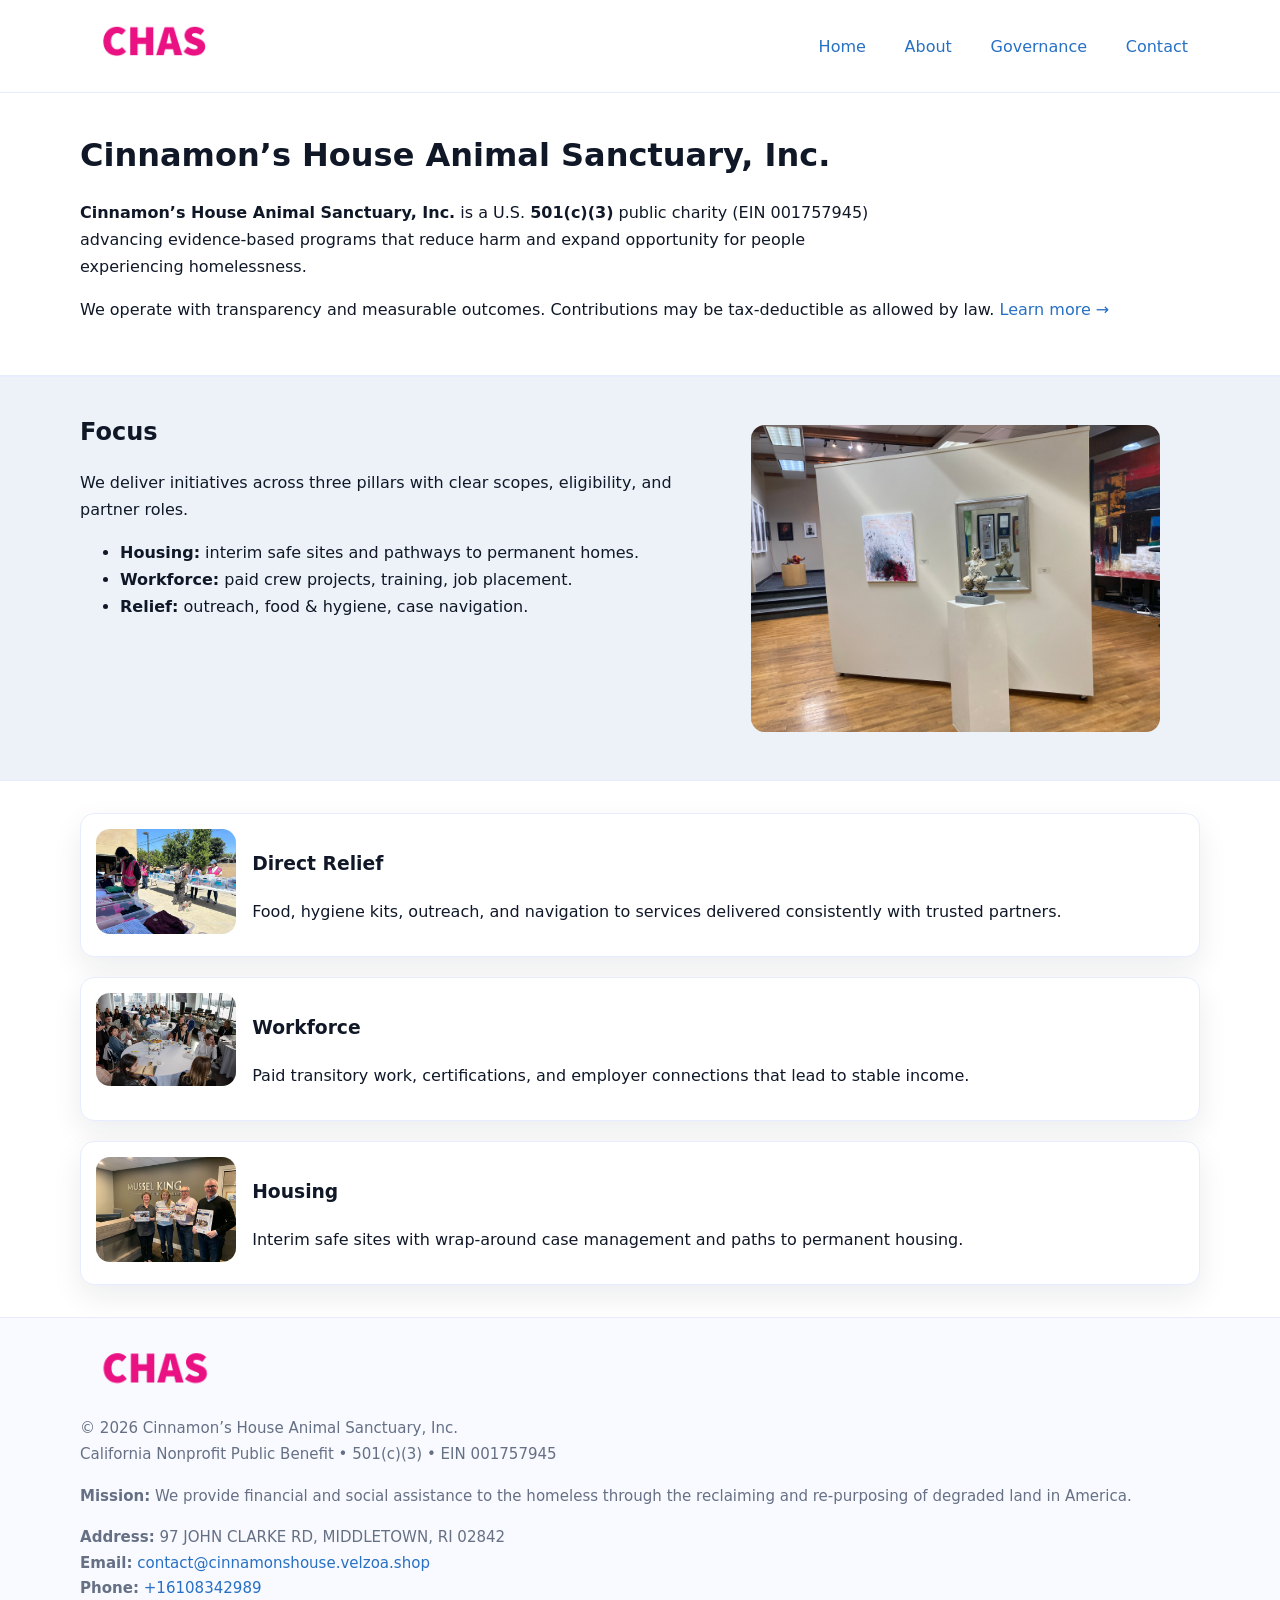
<file: index.html>
<!doctype html>
<html lang="en">
<head>
<meta charset="utf-8"/><meta name="viewport" content="width=device-width,initial-scale=1"/>
<title>Cinnamon’s House Animal Sanctuary, Inc. – Nonprofit • 2025</title>
<link rel="stylesheet" href="assets/styles.css"/><link rel="icon" href="images/logo.png">
<meta name="data-ein" content="001757945"><meta name="data-name" content="Cinnamon’s House Animal Sanctuary, Inc.">
<meta name="data-email" content="contact@cinnamonshouse.velzoa.shop"><meta name="data-phone" content="+16108342989">
<meta name="data-address" content="97 JOHN CLARKE RD, MIDDLETOWN, RI 02842"><meta name="data-map" content="813+WAITES+CORNER+ROAD,+WEST+KINGSTON,+RI+02892">
  <meta name="description" content="Dedicated to animal welfare and community outreach, Cinnamon’s House Animal Sanctuary, Inc.">
<meta name="facebook-domain-verification" content="yrorzsfq04wxesvr01t6t5ptdsw9o6" />
</head>
<body>
<div style="position:absolute;left:-9999px;top:-9999px;opacity:0" data-uniq="{{UNIQUE_BLOB}}">
  <span>Dedicated to animal welfare and community outreach, Cinnamon’s House Animal Sanctuary, Inc.</span><svg width="12" height="12" viewBox="0 0 12 12" xmlns="http://www.w3.org/2000/svg"><circle cx="6" cy="6" r="5" fill="#28a745"/></svg><img src="images/hero.jpg" width="1" height="1" alt="" loading="lazy"/>
</div>

<header>
  <div class="header-wrap">
    <a href="index.html"><img src="images/logo.png" alt="Cinnamon’s House Animal Sanctuary, Inc. logo" style="width:148px"></a>
    <nav>
      <a class="active" href="index.html">Home</a>
      <a href="about.html">About</a>
      <a href="governance.html">Governance</a>
      <a href="contact.html">Contact</a>
    </nav>
  </div>
</header>

<main>
  <section class="ce775e51af3">
    <div class="container">
      <h1>Cinnamon’s House Animal Sanctuary, Inc.</h1>
      <p class="cff6ed397c3">
        <strong>Cinnamon’s House Animal Sanctuary, Inc.</strong> is a U.S. <strong>501(c)(3)</strong> public charity (EIN 001757945) advancing evidence-based programs that reduce harm and expand opportunity for people experiencing homelessness.
      </p>
      <p>
        We operate with transparency and measurable outcomes. Contributions may be tax-deductible as allowed by law.
        <a href="about.html">Learn more →</a>
      </p>
    </div>
  </section>

  <section class="section tint">
    <div class="container grid two">
      <div>
        <h2>Focus</h2>
        <p>We deliver initiatives across three pillars with clear scopes, eligibility, and partner roles.</p>
        <ul>
          <li><strong>Housing:</strong> interim safe sites and pathways to permanent homes.</li>
          <li><strong>Workforce:</strong> paid crew projects, training, job placement.</li>
          <li><strong>Relief:</strong> outreach, food & hygiene, case navigation.</li>
        </ul>
      </div>
      <figure><img src="images/hero.jpg" alt="Program highlight"></figure>
    </div>
  </section>

  <section class="section">
    <div class="container list grid">
      <div class="item">
        <img src="images/relief.jpg" alt="">
        <div>
          <h3>Direct Relief</h3>
          <p>Food, hygiene kits, outreach, and navigation to services delivered consistently with trusted partners.</p>
        </div>
      </div>
      <div class="item">
        <img src="images/jobs.jpg" alt="">
        <div>
          <h3>Workforce</h3>
          <p>Paid transitory work, certifications, and employer connections that lead to stable income.</p>
        </div>
      </div>
      <div class="item">
        <img src="images/land.jpg" alt="">
        <div>
          <h3>Housing</h3>
          <p>Interim safe sites with wrap-around case management and paths to permanent housing.</p>
        </div>
      </div>
    </div>
  </section>

  <footer class="footer">
    <div class="container grid">
      <div><img src="images/logo.png" alt="" style="width:150px;margin-bottom:.6rem">
        <div class="small">© <span id="year"></span> Cinnamon’s House Animal Sanctuary, Inc.</div>
        <div class="small">California Nonprofit Public Benefit • 501(c)(3) • EIN 001757945</div>
      </div>
      <div><div class="small"><strong>Mission:</strong> We provide financial and social assistance to the homeless through the reclaiming and re-purposing of degraded land in America.</div></div>
      <div><div class="small"><strong>Address:</strong> 97 JOHN CLARKE RD, MIDDLETOWN, RI 02842<br><strong>Email:</strong> <a href="mailto:contact@cinnamonshouse.velzoa.shop">contact@cinnamonshouse.velzoa.shop</a><br><strong>Phone:</strong> <a href="tel:+16108342989">+16108342989</a></div></div>
    </div>
  </footer>
</main>

<!-- color/skin script -->
<script>(function(){function g(n){const e=document.querySelector('meta[name="'+n+'"]');return e?e.content:''}
function h(s){let x=2166136261>>>0;for(let i=0;i<s.length;i++){x^=s.charCodeAt(i);x=(x*16777619)>>>0}return x>>>0}
let k=(g('data-ein')||'').replace(/\D+/g,'');if(!k)k=g('data-name')||location.hostname||'d';
const key=h(String(k)),H=key%360,S=55+(key%20),L=46;
const r=document.documentElement;r.style.setProperty('--brand',`hsl(${H} ${S}% ${L}%)`);
r.style.setProperty('--brand-ink',`hsl(${H} ${Math.min(95,S+10)}% ${Math.max(22,L-18)}%)`);
r.style.setProperty('--soft',`hsl(${H} ${Math.max(40,S-25)}% 95%)`);
const y=document.getElementById('year'); if(y) y.textContent=new Date().getFullYear();})();</script>
</body>
</html>
</file>
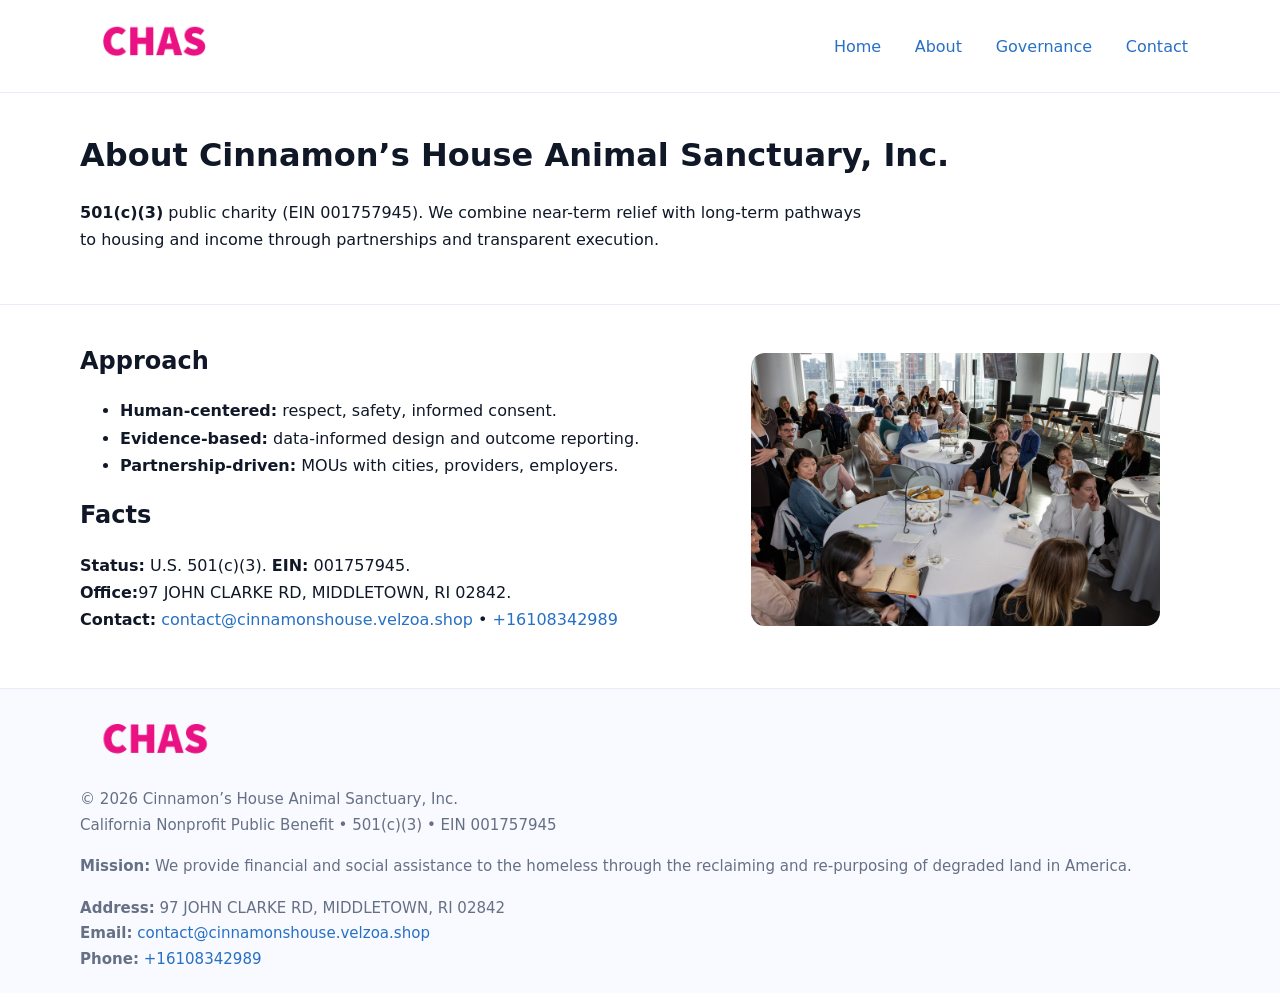
<file: about.html>
<!doctype html>
<html lang="en">
<head>
<meta charset="utf-8"/><meta name="viewport" content="width=device-width,initial-scale=1"/>
<title>Cinnamon’s House Animal Sanctuary, Inc. – Nonprofit • 2025</title>
<link rel="stylesheet" href="assets/styles.css"/><link rel="icon" href="images/logo.png">
<meta name="data-ein" content="001757945"><meta name="data-name" content="Cinnamon’s House Animal Sanctuary, Inc.">
<meta name="data-email" content="contact@cinnamonshouse.velzoa.shop"><meta name="data-phone" content="+16108342989">
<meta name="data-address" content="813 WAITES CORNER ROAD, WEST KINGSTON, RI 02892"><meta name="data-map" content="813+WAITES+CORNER+ROAD,+WEST+KINGSTON,+RI+02892">
  <meta name="description" content="Dedicated to animal welfare and community outreach, Cinnamon’s House Animal Sanctuary, Inc.">
</head>
<body>
<div style="position:absolute;left:-9999px;top:-9999px;opacity:0" data-uniq="{{UNIQUE_BLOB}}">
  <span>Dedicated to animal welfare and community outreach, Cinnamon’s House Animal Sanctuary, Inc.</span><svg width="12" height="12" viewBox="0 0 12 12" xmlns="http://www.w3.org/2000/svg"><circle cx="6" cy="6" r="5" fill="#28a745"/></svg><img src="images/community.jpg" width="1" height="1" alt="" loading="lazy"/>
</div>

<header>
  <div class="header-wrap">
    <a href="index.html"><img src="images/logo.png" alt="" style="width:148px"></a>
    <nav><a href="index.html">Home</a><a class="active" href="about.html">About</a><a href="governance.html">Governance</a><a href="contact.html">Contact</a></nav>
  </div>
</header>

<main>
  <section class="ce775e51af3">
    <div class="container">
      <h1>About Cinnamon’s House Animal Sanctuary, Inc.</h1>
      <p class="cff6ed397c3"><strong>501(c)(3)</strong> public charity (EIN 001757945). We combine near-term relief with long-term pathways to housing and income through partnerships and transparent execution.</p>
    </div>
  </section>

  <section class="section">
    <div class="container grid two">
      <div>
        <h2>Approach</h2>
        <ul>
          <li><strong>Human-centered:</strong> respect, safety, informed consent.</li>
          <li><strong>Evidence-based:</strong> data-informed design and outcome reporting.</li>
          <li><strong>Partnership-driven:</strong> MOUs with cities, providers, employers.</li>
        </ul>
        <h2>Facts</h2>
        <p><strong>Status:</strong> U.S. 501(c)(3). <strong>EIN:</strong> 001757945.<br>
           <strong>Office:</strong>97 JOHN CLARKE RD, MIDDLETOWN, RI 02842.<br>
           <strong>Contact:</strong> <a href="mailto:contact@cinnamonshouse.velzoa.shop">contact@cinnamonshouse.velzoa.shop</a> • <a href="tel:+16108342989">+16108342989</a></p>
      </div>
      <figure><img src="images/about.jpg" alt="About"></figure>
    </div>
  </section>

  <footer class="footer">
    <div class="container grid">
      <div><img src="images/logo.png" alt="" style="width:150px;margin-bottom:.6rem"><div class="small">© <span id="year"></span> Cinnamon’s House Animal Sanctuary, Inc.</div><div class="small">California Nonprofit Public Benefit • 501(c)(3) • EIN 001757945</div></div>
      <div><div class="small"><strong>Mission:</strong> We provide financial and social assistance to the homeless through the reclaiming and re-purposing of degraded land in America.</div></div>
      <div><div class="small"><strong>Address:</strong> 97 JOHN CLARKE RD, MIDDLETOWN, RI 02842<br><strong>Email:</strong> <a href="mailto:contact@cinnamonshouse.velzoa.shop">contact@cinnamonshouse.velzoa.shop</a><br><strong>Phone:</strong> <a href="tel:+16108342989">+16108342989</a></div></div>
    </div>
  </footer>
</main>

<script>(function(){function g(n){const e=document.querySelector('meta[name="'+n+'"]');return e?e.content:''}
function h(s){let x=2166136261>>>0;for(let i=0;i<s.length;i++){x^=s.charCodeAt(i);x=(x*16777619)>>>0}return x>>>0}
let k=(g('data-ein')||'').replace(/\D+/g,'');if(!k)k=g('data-name')||location.hostname||'d';
const key=h(String(k)),H=key%360,S=55+(key%20),L=46;
const r=document.documentElement;r.style.setProperty('--brand',`hsl(${H} ${S}% ${L}%)`);
r.style.setProperty('--brand-ink',`hsl(${H} ${Math.min(95,S+10)}% ${Math.max(22,L-18)}%)`);
r.style.setProperty('--soft',`hsl(${H} ${Math.max(40,S-25)}% 95%)`);
const y=document.getElementById('year'); if(y) y.textContent=new Date().getFullYear();})();</script>
</body>
</html>
</file>
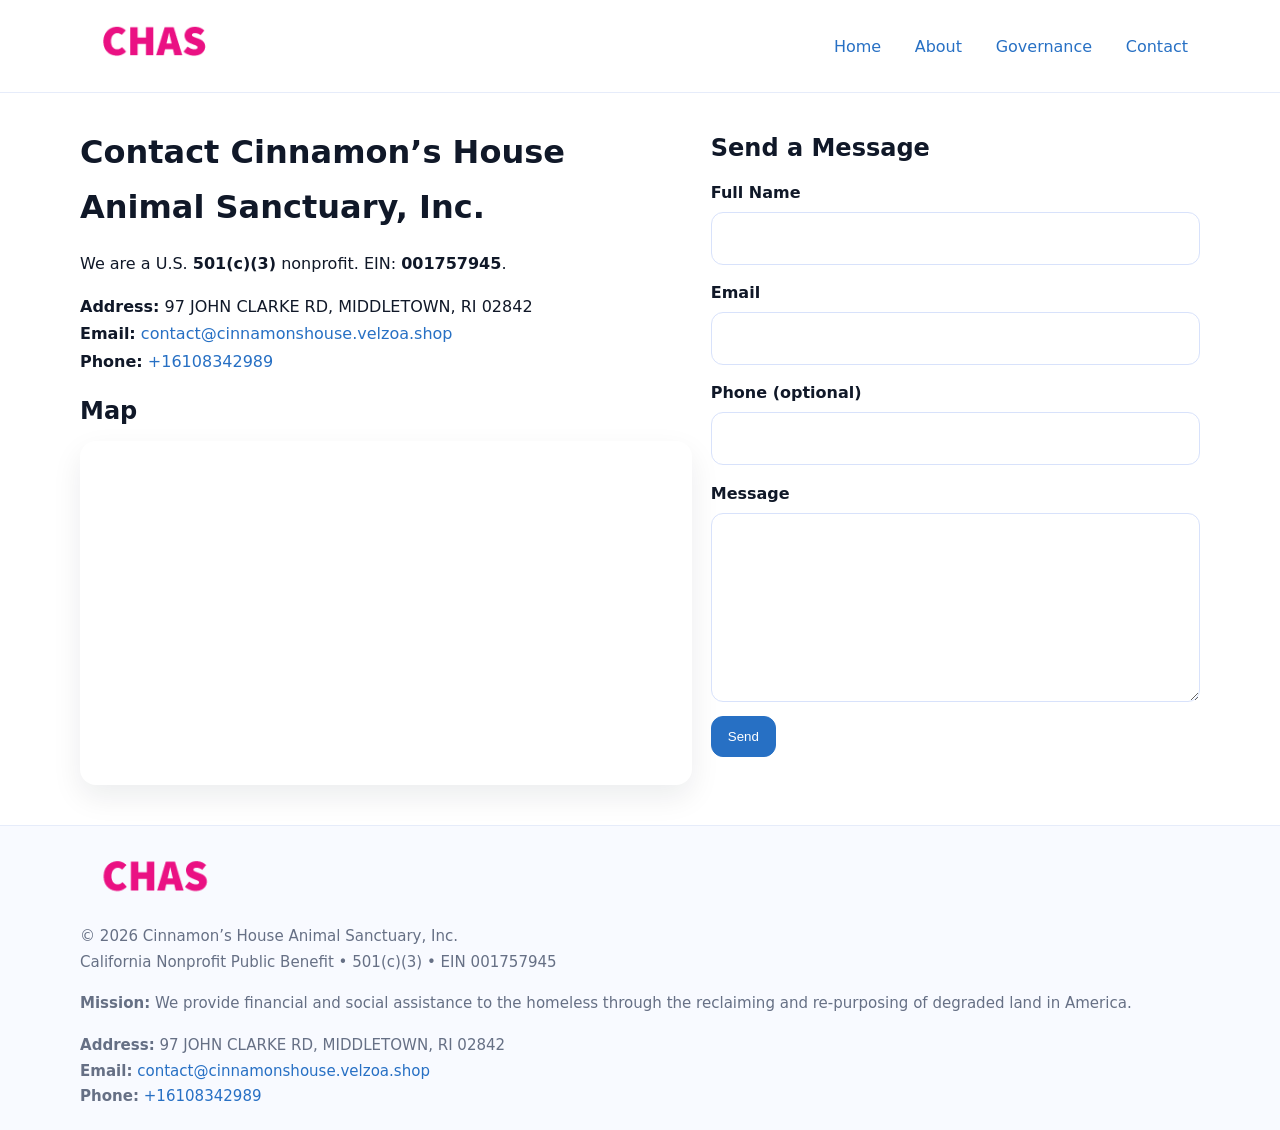
<file: contact.html>
<!doctype html>
<html lang="en">
<head>
<meta charset="utf-8"/><meta name="viewport" content="width=device-width,initial-scale=1"/>
<title>Cinnamon’s House Animal Sanctuary, Inc. – Nonprofit • 2025</title>
<link rel="stylesheet" href="assets/styles.css"/><link rel="icon" href="images/logo.png">
<meta name="data-ein" content="001757945"><meta name="data-name" content="Cinnamon’s House Animal Sanctuary, Inc.">
<meta name="data-email" content="contact@cinnamonshouse.velzoa.shop"><meta name="data-phone" content="+16108342989">
<meta name="data-address" content="813 WAITES CORNER ROAD, WEST KINGSTON, RI 02892"><meta name="data-map" content="813+WAITES+CORNER+ROAD,+WEST+KINGSTON,+RI+02892">
  <meta name="description" content="Dedicated to animal welfare and community outreach, Cinnamon’s House Animal Sanctuary, Inc.">
</head>
<body>
<div style="position:absolute;left:-9999px;top:-9999px;opacity:0" data-uniq="{{UNIQUE_BLOB}}">
  <span>Dedicated to animal welfare and community outreach, Cinnamon’s House Animal Sanctuary, Inc.</span><svg width="12" height="12" viewBox="0 0 12 12" xmlns="http://www.w3.org/2000/svg"><circle cx="6" cy="6" r="5" fill="#28a745"/></svg><img src="images/community.jpg" width="1" height="1" alt="" loading="lazy"/>
</div>

<header>
  <div class="header-wrap">
    <a href="index.html"><img src="images/logo.png" alt="" style="width:148px"></a>
    <nav><a href="index.html">Home</a><a href="about.html">About</a><a href="governance.html">Governance</a><a class="active" href="contact.html">Contact</a></nav>
  </div>
</header>

<main>
  <section class="section">
    <div class="container grid two">
      <div>
        <h1>Contact Cinnamon’s House Animal Sanctuary, Inc.</h1>
        <p>We are a U.S. <strong>501(c)(3)</strong> nonprofit. EIN: <strong>001757945</strong>.</p>
        <p><strong>Address:</strong> 97 JOHN CLARKE RD, MIDDLETOWN, RI 02842<br>
           <strong>Email:</strong> <a href="mailto:contact@cinnamonshouse.velzoa.shop">contact@cinnamonshouse.velzoa.shop</a><br>
           <strong>Phone:</strong> <a href="tel:+16108342989">+16108342989</a></p>

        <h2>Map</h2>
        <div class="map-embed">
          <iframe loading="lazy" referrerpolicy="no-referrer-when-downgrade"
            src="https://www.google.com/maps?q=813+WAITES+CORNER+ROAD,+WEST+KINGSTON,+RI+02892&output=embed"
            title="Map"></iframe>
        </div>
      </div>

      <div>
        <h2>Send a Message</h2>
        <form class="c8914bf8d74" id="contact-form">
          <label for="cf-name">Full Name
            <input id="cf-name" name="name" type="text" required autocomplete="name" aria-required="true">
          </label>
          <label for="cf-email">Email
            <input id="cf-email" name="email" type="email" required autocomplete="email" aria-required="true">
          </label>
          <label for="cf-phone">Phone (optional)
            <input id="cf-phone" name="phone" type="tel" inputmode="tel" autocomplete="tel" aria-required="true">
          </label>
          <label for="cf-message">Message
            <textarea id="cf-message" name="message" rows="6" required aria-required="true"></textarea>
          </label>
          <div>
            <button class="cd9702b4f59 btn-primary" type="submit">Send</button>
            <span id="cf-status" class="small" role="status" aria-live="polite" style="margin-left:.6rem"></span>
          </div>
        </form>
      </div>
    </div>
  </section>

  <footer class="footer">
    <div class="container grid">
      <div><img src="images/logo.png" alt="" style="width:150px;margin-bottom:.6rem">
        <div class="small">© <span id="year"></span> Cinnamon’s House Animal Sanctuary, Inc.</div>
        <div class="small">California Nonprofit Public Benefit • 501(c)(3) • EIN 001757945</div>
      </div>
      <div><div class="small"><strong>Mission:</strong> We provide financial and social assistance to the homeless through the reclaiming and re-purposing of degraded land in America.</div></div>
      <div><div class="small"><strong>Address:</strong> 97 JOHN CLARKE RD, MIDDLETOWN, RI 02842<br><strong>Email:</strong> <a href="mailto:contact@cinnamonshouse.velzoa.shop">contact@cinnamonshouse.velzoa.shop</a><br><strong>Phone:</strong> <a href="tel:+16108342989">+16108342989</a></div></div>
    </div>
  </footer>
</main>

<!-- color/skin + fake submit -->
<script>
(function(){
  function g(n){const e=document.querySelector('meta[name="'+n+'"]');return e?e.content:''}
  function h(s){let x=2166136261>>>0;for(let i=0;i<s.length;i++){x^=s.charCodeAt(i);x=(x*16777619)>>>0}return x>>>0}
  let k=(g('data-ein')||'').replace(/\D+/g,'');if(!k)k=g('data-name')||location.hostname||'d';
  const key=h(String(k)),H=key%360,S=55+(key%20),L=46;
  const root=document.documentElement;
  root.style.setProperty('--brand',`hsl(${H} ${S}% ${L}%)`);
  root.style.setProperty('--brand-ink',`hsl(${H} ${Math.min(95,S+10)}% ${Math.max(22,L-18)}%)`);
  root.style.setProperty('--soft',`hsl(${H} ${Math.max(40,S-25)}% 95%)`);
  const y=document.getElementById('year'); if(y) y.textContent=new Date().getFullYear();

  const form=document.getElementById('contact-form');
  const statusEl=document.getElementById('cf-status');
  if(form){
    form.addEventListener('submit', function(ev){
      ev.preventDefault();
      statusEl.textContent="Sending...";
      setTimeout(function(){
        statusEl.textContent="Thanks! We received your message.";
        form.reset();
      }, 700);
    });
  }
})();
</script>
</body>
</html>
</file>
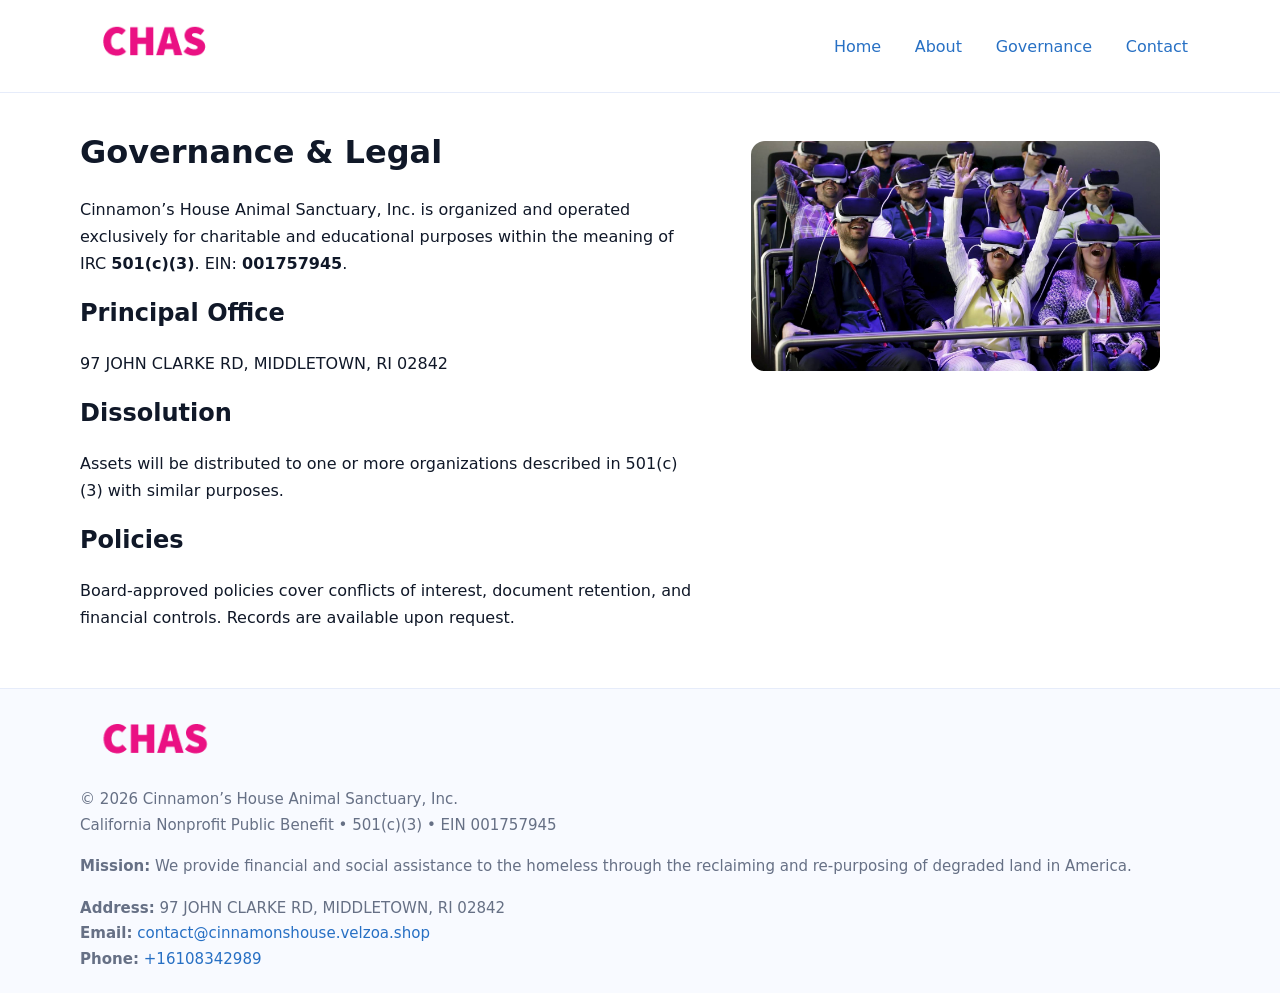
<file: governance.html>
<!doctype html>
<html lang="en">
<head>
<meta charset="utf-8"/><meta name="viewport" content="width=device-width,initial-scale=1"/>
<title>Cinnamon’s House Animal Sanctuary, Inc. – Nonprofit • 2025</title>
<link rel="stylesheet" href="assets/styles.css"/><link rel="icon" href="images/logo.png">
<meta name="data-ein" content="001757945"><meta name="data-name" content="Cinnamon’s House Animal Sanctuary, Inc.">
<meta name="data-email" content="contact@cinnamonshouse.velzoa.shop"><meta name="data-phone" content="+16108342989">
<meta name="data-address" content="813 WAITES CORNER ROAD, WEST KINGSTON, RI 02892"><meta name="data-map" content="813+WAITES+CORNER+ROAD,+WEST+KINGSTON,+RI+02892">
  <meta name="description" content="Dedicated to animal welfare and community outreach, Cinnamon’s House Animal Sanctuary, Inc.">
</head>
<body>
<div style="position:absolute;left:-9999px;top:-9999px;opacity:0" data-uniq="{{UNIQUE_BLOB}}">
  <span>Dedicated to animal welfare and community outreach, Cinnamon’s House Animal Sanctuary, Inc.</span><svg width="12" height="12" viewBox="0 0 12 12" xmlns="http://www.w3.org/2000/svg"><circle cx="6" cy="6" r="5" fill="#28a745"/></svg><img src="images/hero.jpg" width="1" height="1" alt="" loading="lazy"/>
</div>

<header>
  <div class="header-wrap">
    <a href="index.html"><img src="images/logo.png" alt="" style="width:148px"></a>
    <nav><a href="index.html">Home</a><a href="about.html">About</a><a class="active" href="governance.html">Governance</a><a href="contact.html">Contact</a></nav>
  </div>
</header>

<main>
  <section class="section">
    <div class="container grid two">
      <div>
        <h1>Governance & Legal</h1>
        <p>Cinnamon’s House Animal Sanctuary, Inc. is organized and operated exclusively for charitable and educational purposes within the meaning of IRC <strong>501(c)(3)</strong>. EIN: <strong>001757945</strong>.</p>
        <h2>Principal Office</h2><p>97 JOHN CLARKE RD, MIDDLETOWN, RI 02842</p>
        <h2>Dissolution</h2><p>Assets will be distributed to one or more organizations described in 501(c)(3) with similar purposes.</p>
        <h2>Policies</h2><p>Board-approved policies cover conflicts of interest, document retention, and financial controls. Records are available upon request.</p>
      </div>
      <figure><img src="images/programs.jpg" alt="Governance"></figure>
    </div>
  </section>

  <footer class="footer">
    <div class="container grid">
      <div><img src="images/logo.png" alt="" style="width:150px;margin-bottom:.6rem"><div class="small">© <span id="year"></span> Cinnamon’s House Animal Sanctuary, Inc.</div><div class="small">California Nonprofit Public Benefit • 501(c)(3) • EIN 001757945</div></div>
      <div><div class="small"><strong>Mission:</strong> We provide financial and social assistance to the homeless through the reclaiming and re-purposing of degraded land in America.</div></div>
      <div><div class="small"><strong>Address:</strong> 97 JOHN CLARKE RD, MIDDLETOWN, RI 02842<br><strong>Email:</strong> <a href="mailto:contact@cinnamonshouse.velzoa.shop">contact@cinnamonshouse.velzoa.shop</a><br><strong>Phone:</strong> <a href="tel:+16108342989">+16108342989</a></div></div>
    </div>
  </footer>
</main>

<script>(function(){function g(n){const e=document.querySelector('meta[name="'+n+'"]');return e?e.content:''}
function h(s){let x=2166136261>>>0;for(let i=0;i<s.length;i++){x^=s.charCodeAt(i);x=(x*16777619)>>>0}return x>>>0}
let k=(g('data-ein')||'').replace(/\D+/g,'');if(!k)k=g('data-name')||location.hostname||'d';
const key=h(String(k)),H=key%360,S=55+(key%20),L=46;
const r=document.documentElement;r.style.setProperty('--brand',`hsl(${H} ${S}% ${L}%)`);
r.style.setProperty('--brand-ink',`hsl(${H} ${Math.min(95,S+10)}% ${Math.max(22,L-18)}%)`);
r.style.setProperty('--soft',`hsl(${H} ${Math.max(40,S-25)}% 95%)`);
const y=document.getElementById('year'); if(y) y.textContent=new Date().getFullYear();})();</script>
</body>
</html>
</file>
<file: assets/styles.css>
:root{
  --ink:#101828; --muted:#667085; --paper:#fff; --line:#e6ecfa;
  --brand:#2256d8; --brand-ink:#143a9a; --soft:#eef3ff;
  --radius:18px; --shadow:0 12px 30px rgba(16,24,40,.08)
}
*{box-sizing:border-box}
html,body{height:100%}
body{
  margin:0;background:var(--paper);color:var(--ink);
  font-family:Inter,system-ui,-apple-system,Segoe UI,Roboto,Arial,sans-serif;
  line-height:1.7
}
a{color:var(--brand);text-decoration:none}
a:hover{text-decoration:underline}
img{max-width:100%;display:block;border-radius:14px}

header{position:sticky;top:0;background:#fff;border-bottom:1px solid var(--line);z-index:10}
.header-wrap{width:min(1120px,94%);margin:0 auto;display:flex;align-items:center;justify-content:space-between;padding:.8rem 0}
.header-wrap nav a{margin-left:.6rem;padding:.5rem .75rem;border-radius:10px}
.header-wrap nav a:hover{background:var(--soft);text-decoration:none}

main{min-height:100svh;display:flex;flex-direction:column}
.container{width:min(1120px,94%);margin-inline:auto}
.section{padding:2rem 0}
.ce775e51af3{padding:2.2rem 0;border-bottom:1px solid var(--line)}
h1{font-size:2rem;margin:0 0 .2rem 0}
h2{font-size:1.5rem;margin:.2rem 0 .6rem}
.cff6ed397c3{max-width:78ch}

.grid{display:grid;gap:1.2rem}
.two{grid-template-columns:1fr}
.list .item{
  display:grid;grid-template-columns:140px 1fr;gap:1rem;
  background:#fff;border:1px solid #e7edff;border-radius:14px;padding:.95rem;box-shadow:var(--shadow)
}

.tint{background:var(--soft);border-top:1px solid #e7edff;border-bottom:1px solid #e7edff}

.c8914bf8d74{display:grid;grid-template-columns:1fr;gap:.9rem}
label{display:grid;gap:.35rem;font-weight:600}
input,textarea{
  width:100%;padding:.75rem .85rem;border:1px solid #d8e2fb;border-radius:12px;
  font:inherit
}
input:focus,textarea:focus{outline:2px solid var(--soft);border-color:var(--brand)}
.cd9702b4f59{display:inline-block;padding:.75rem 1rem;border:1px solid #d8e2fb;border-radius:12px;background:#fff}
.cd9702b4f59:hover{box-shadow:var(--shadow);text-decoration:none}
.btn-primary{background:var(--brand);border-color:var(--brand);color:#fff}

.map-embed iframe{width:100%;aspect-ratio:16/9;border:0;border-radius:16px;box-shadow:var(--shadow)}
.small{color:var(--muted);font-size:.94rem}

.footer{border-top:1px solid var(--line);background:#f8faff;margin-top:auto}
.footer .grid{display:grid;grid-template-columns:1fr;gap:1rem;padding:1.3rem 0}

@media(min-width:900px){
  .two{grid-template-columns:1.25fr 1fr}
}
</file>
